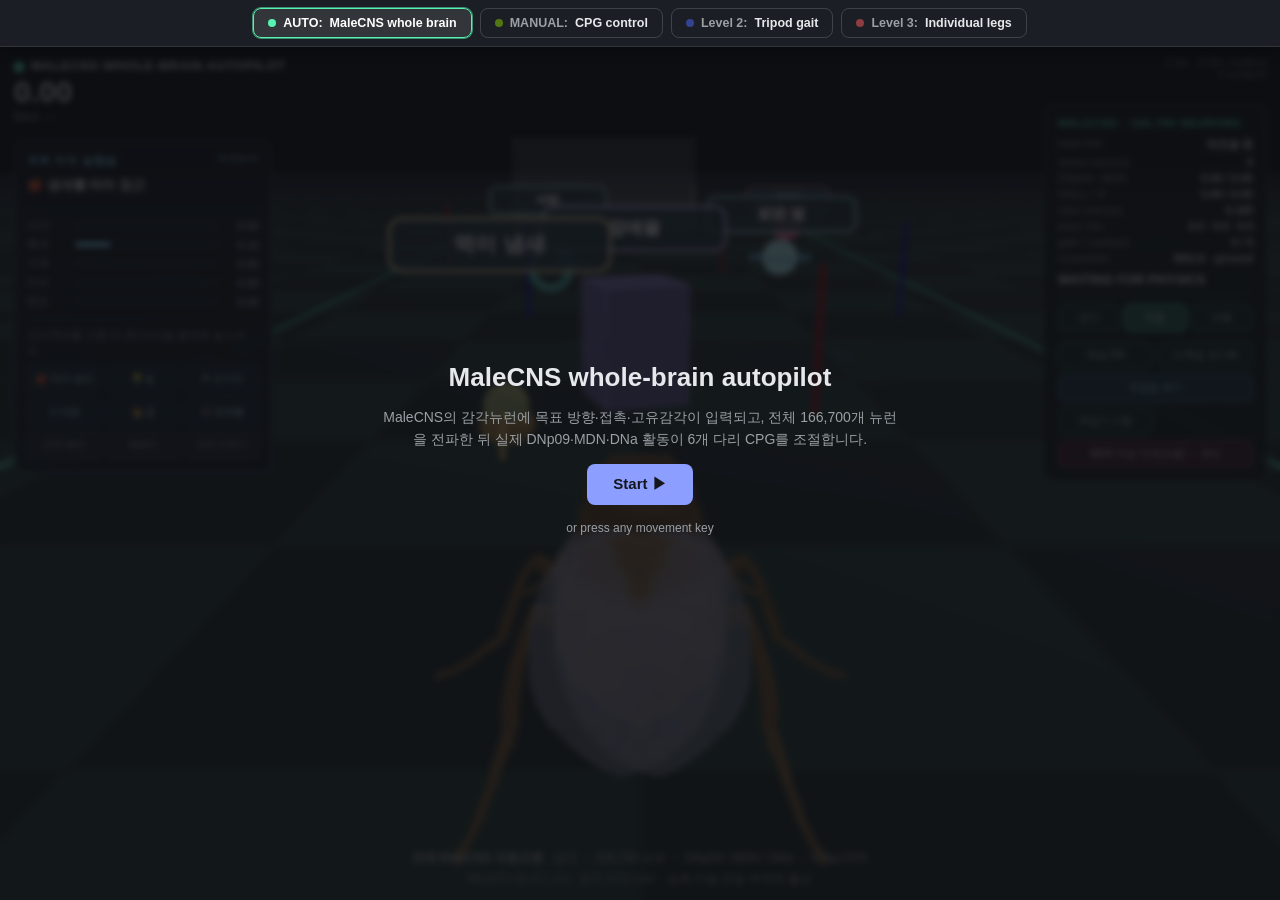
<file: webapp/static/nmf/game/game.html>
<!DOCTYPE html>
<html lang="ko">
<head>
<meta charset="utf-8">
<meta name="viewport" content="width=device-width, initial-scale=1">
<title>MaleCNS × NeuroMechFly 3D Physics</title>
<style>
  :root { --fg: #e6e8eb; --muted: #9aa0a6; --accent: #8c9eff;
          --stage-a: #2a2d36; --stage-b: #14161b; --hud-bg: rgba(20,22,27,.72); }
  * { box-sizing: border-box; }
  html, body { margin: 0; height: 100%; overflow: hidden;
        font-family: -apple-system, BlinkMacSystemFont, "Segoe UI", Roboto, Helvetica, Arial, sans-serif;
        color: var(--fg); background: #14161b; }
  #stage { position: relative; width: 100vw; height: 100vh;
           background: radial-gradient(circle at 50% 30%, var(--stage-a) 0%, var(--stage-b) 100%); }
  #stage canvas { display: block; width: 100%; height: 100%; }

  /* top-left: level + timer (below the level bar) */
  #hud { position: absolute; left: 14px; top: 58px; z-index: 4; pointer-events: none;
         text-shadow: 0 1px 3px rgba(0,0,0,.7); }
  #level { font-size: 13px; font-weight: 700; letter-spacing: .04em; text-transform: uppercase; }
  #level .chip { display: inline-block; width: 10px; height: 10px; border-radius: 3px;
        margin-right: 7px; vertical-align: middle; background: var(--accent); }
  #timer { font-size: 30px; font-weight: 800; font-variant-numeric: tabular-nums; margin-top: 2px; }
  #best { font-size: 12px; color: var(--muted); margin-top: 1px; }

  /* top-right: realtime/fps (below the level bar) */
  #stats { position: absolute; right: 12px; top: 56px; z-index: 4; font-size: 11px;
        color: rgba(255,255,255,.5); pointer-events: none; font-variant-numeric: tabular-nums;
        text-shadow: 0 1px 2px rgba(0,0,0,.6); text-align: right; }
  #neural-hud { position:absolute; right:12px; top:104px; z-index:5; width:225px;
        padding:12px 14px; border:1px solid rgba(88,242,176,.28); border-radius:10px;
        background:rgba(7,13,11,.78); backdrop-filter:blur(7px); font-size:11px; }
  #neural-hud .nh-title { color:#58f2b0; font-weight:700; letter-spacing:.08em; margin-bottom:8px; }
  #neural-hud .nh-row { display:flex; justify-content:space-between; color:var(--muted); margin:4px 0; }
  #neural-hud .nh-row b { color:#eef8f4; font-variant-numeric:tabular-nums; }
  #neural-hud .nh-action { margin-top:8px; color:#fff; font-size:13px; font-weight:700; }
  #neural-hud .nh-bar { height:4px; background:#182720; margin-top:5px; overflow:hidden; }
  #neural-hud .nh-bar i { display:block; height:100%; width:0; background:#58f2b0; transition:width .15s; }
  #neural-hud .nh-controls { display:grid; grid-template-columns:1fr 1fr; gap:5px; margin-top:9px; }
  #neural-hud button { border:1px solid rgba(88,242,176,.32); background:#10281f; color:#c9eddd;
        border-radius:6px; padding:6px 5px; font-size:10px; cursor:pointer; }
  #neural-hud button:hover { background:#194231; }
  #neural-hud #looming { grid-column:1/-1; border-color:rgba(255,102,129,.5); background:#3a1820; color:#ffd9df; }
  #neural-hud #upright { grid-column:1/-1; border-color:rgba(142,233,255,.45); background:#14313a; color:#d8f7ff; }
  #neural-hud .mode-row { display:grid; grid-template-columns:repeat(3,1fr); gap:4px; margin-top:8px; }
  #neural-hud .mode-row button.active { background:#235c46; border-color:#58f2b0; color:#fff; }
  #flight-state { color:#8ee9ff; }

  /* live sensory world / object placement console */
  #stimulus-hud { position:absolute; left:14px; top:140px; z-index:5; width:258px;
        padding:12px; border:1px solid rgba(142,233,255,.3); border-radius:11px;
        background:rgba(7,13,16,.82); backdrop-filter:blur(8px); font-size:11px; }
  #stimulus-hud .sh-title { display:flex; justify-content:space-between; color:#8ee9ff;
        font-weight:800; letter-spacing:.07em; margin-bottom:8px; }
  #stimulus-hud .sh-title small { color:#7595a0; letter-spacing:0; font-weight:600; }
  #reaction { min-height:34px; color:#fff; font-size:13px; font-weight:750; line-height:1.35; margin:5px 0 8px; }
  .sense-row { display:grid; grid-template-columns:42px 1fr 34px; align-items:center; gap:6px; margin:4px 0; color:#aebbc0; }
  .sense-row i { display:block; height:5px; background:#13262b; overflow:hidden; border-radius:5px; }
  .sense-row i b { display:block; height:100%; width:0; background:#8ee9ff; transition:width .12s; }
  .sense-row output { text-align:right; color:#dbe9ed; font-variant-numeric:tabular-nums; }
  #object-dock { border-top:1px solid rgba(255,255,255,.1); margin-top:9px; padding-top:9px; }
  #object-dock .hint { color:#86969b; line-height:1.35; margin-bottom:7px; }
  .object-grid { display:grid; grid-template-columns:repeat(3,1fr); gap:5px; }
  #stimulus-hud button { border:1px solid rgba(142,233,255,.25); background:#10232a; color:#d8f5ff;
        border-radius:6px; padding:6px 3px; font-size:10px; cursor:pointer; }
  #stimulus-hud button:hover, #stimulus-hud button.armed { border-color:#8ee9ff; background:#17404c; }
  .world-actions { display:grid; grid-template-columns:repeat(3,1fr); gap:5px; margin-top:5px; }
  .world-actions button { color:#aab8bc !important; background:#151d20 !important; }
  #stimulus-count { color:#8ee9ff; font-variant-numeric:tabular-nums; }

  /* bottom: controls help */
  #help { position: absolute; left: 50%; transform: translateX(-50%); bottom: 12px; z-index: 4;
        font-size: 12px; color: rgba(255,255,255,.72); pointer-events: none; text-align: center;
        text-shadow: 0 1px 2px rgba(0,0,0,.7); line-height: 1.5; max-width: 92vw; }
  #help kbd { background: rgba(255,255,255,.13); border: 1px solid rgba(255,255,255,.22);
        border-radius: 4px; padding: 1px 5px; font-size: 11px; font-family: inherit; }
  #help .row2 { color: var(--muted); margin-top: 3px; }
  #help .row2.pad { color: var(--accent); }

  /* top bar: a solid strip across the top holding the three level tabs on one
     line; kept above the overlay (z-index 6) so you can always switch levels,
     even from the info / countdown / finish screens. */
  #levels { position: absolute; top: 0; left: 0; width: 100%; z-index: 7;
        display: flex; justify-content: center; align-items: center; gap: 8px;
        padding: 8px 12px; background: #1b1e24;
        border-bottom: 1px solid rgba(255,255,255,.10); box-shadow: 0 2px 12px rgba(0,0,0,.4); }
  #levels button { pointer-events: auto; font: inherit; font-size: 12.5px; font-weight: 600;
        color: var(--fg); background: transparent; border: 1px solid rgba(255,255,255,.16);
        border-radius: 8px; padding: 7px 14px; cursor: pointer;
        display: flex; align-items: center; gap: 7px; white-space: nowrap;
        transition: border-color .12s, background .12s, color .12s; }
  #levels button:hover { border-color: rgba(255,255,255,.45); color: #fff; }
  #levels button .lv { color: var(--muted); font-weight: 700; }
  #levels button.active .lv { color: #fff; }
  #levels button .dot { width: 8px; height: 8px; border-radius: 50%; flex: 0 0 auto; opacity: .5; }
  #levels button.active { background: rgba(255,255,255,.10); color: #fff; }
  #levels button.active .dot { opacity: 1; }
  #levels button[data-level="CPG"] .dot { background: #8ace00; }
  #levels button[data-level="brain"] .dot { background: #58f2b0; }
  #levels button[data-level="tripod"] .dot { background: #4d66ff; }
  #levels button[data-level="single"] .dot { background: #ff5a5a; }
  #levels button[data-level="CPG"].active { border-color: #8ace00; box-shadow: 0 0 0 1px rgba(138,206,0,.55); }
  #levels button[data-level="brain"].active { border-color: #58f2b0; box-shadow: 0 0 0 1px rgba(88,242,176,.55); }
  #levels button[data-level="tripod"].active { border-color: #4d66ff; box-shadow: 0 0 0 1px rgba(77,102,255,.55); }
  #levels button[data-level="single"].active { border-color: #ff5a5a; box-shadow: 0 0 0 1px rgba(255,90,90,.55); }

  /* center overlay: loading / instructions / countdown / finish */
  #overlay { position: absolute; inset: 0; z-index: 6; display: flex; flex-direction: column;
        align-items: center; justify-content: center; gap: 14px; text-align: center; padding: 24px;
        background: rgba(16,18,23,.82); backdrop-filter: blur(3px); }
  #overlay.hidden { display: none; }
  #overlay h1 { font-size: 26px; margin: 0; }
  #overlay p { margin: 0; color: var(--muted); font-size: 14px; max-width: 520px; line-height: 1.55; }
  #overlay .big { font-size: 88px; font-weight: 800; line-height: 1; }
  #overlay .err { color: #ff8a80; max-width: 480px; }
  #overlay button { font: inherit; font-size: 15px; font-weight: 700; cursor: pointer;
        color: #14161b; background: var(--accent); border: 0; border-radius: 8px; padding: 11px 26px; }
  #overlay .lb { font-size: 13px; color: var(--fg); font-variant-numeric: tabular-nums;
        background: rgba(255,255,255,.06); border-radius: 8px; padding: 10px 16px; min-width: 220px; }
  #overlay .lb .row { display: flex; justify-content: space-between; padding: 2px 0; }
  #overlay .lb .row.you { color: var(--accent); font-weight: 700; }
  .spinner { width: 30px; height: 30px; border: 3px solid rgba(255,255,255,.25);
        border-top-color: #fff; border-radius: 50%; animation: spin .9s linear infinite; }
  @keyframes spin { to { transform: rotate(360deg); } }
  @media (max-width: 820px) {
    #stimulus-hud { width:220px; top:128px; transform:scale(.9); transform-origin:top left; }
    #neural-hud { transform:scale(.9); transform-origin:top right; }
    #levels button { padding:6px 8px; font-size:11px; }
  }
</style>
<script type="importmap">
{ "imports": { "three": "../shared/vendor/three/three.module.js" } }
</script>
</head>
<body>
<div id="stage">
  <div id="levels">
    <button data-level="brain" class="active"><span class="dot"></span><span class="lv">AUTO:</span> MaleCNS whole brain</button>
    <button data-level="CPG"><span class="dot"></span><span class="lv">MANUAL:</span> CPG control</button>
    <button data-level="tripod"><span class="dot"></span><span class="lv">Level 2:</span> Tripod gait</button>
    <button data-level="single"><span class="dot"></span><span class="lv">Level 3:</span> Individual legs</button>
  </div>
  <div id="hud">
    <div id="level"><span class="chip"></span><span id="level-name">CPG control</span></div>
    <div id="timer">0.00</div>
    <div id="best">Best: —</div>
  </div>
  <div id="stats"></div>
  <div id="neural-hud">
    <div class="nh-title">MALECNS · 166,700 NEURONS</div>
    <div class="nh-row"><span>brain link</span><b id="brain-link">연결 중</b></div>
    <div class="nh-row"><span>active neurons</span><b id="brain-active">0</b></div>
    <div class="nh-row"><span>DNp09 / MDN</span><b id="brain-fb">0.00 / 0.00</b></div>
    <div class="nh-row"><span>DNa L / R</span><b id="brain-lr">0.00 / 0.00</b></div>
    <div class="nh-row"><span>odor memory</span><b id="brain-memory">0.180</b></div>
    <div class="nh-row"><span>pose mm</span><b id="physics-pose">0.0 · 0.0 · 0.0</b></div>
    <div class="nh-row"><span>gate / contacts</span><b id="physics-contact">0 / 0</b></div>
    <div class="nh-row"><span>movement</span><b id="flight-state">WALK · ground</b></div>
    <div class="nh-action" id="brain-action">WAITING FOR PHYSICS</div>
    <div class="nh-bar"><i id="brain-confidence"></i></div>
    <div class="mode-row" id="mobility"><button data-mode="walk">걷기</button><button data-mode="auto" class="active">자동</button><button data-mode="fly">비행</button></div>
    <div class="nh-controls"><button id="brain-learning">학습 ON</button><button id="brain-reset">뇌·학습 초기화</button><button id="upright">뒤집힘 복구</button><button id="flip-test">뒤집기 시험</button><button id="looming">MDN 직접 자극(모델) → 후진</button></div>
  </div>
  <div id="stimulus-hud">
    <div class="sh-title"><span>외부 자극 실험실</span><small><b id="stimulus-count">0</b> objects</small></div>
    <div id="reaction">자극을 읽는 중…</div>
    <div class="sense-row"><span>시각</span><i><b id="sense-visual"></b></i><output id="sense-visual-v">0.00</output></div>
    <div class="sense-row"><span>후각</span><i><b id="sense-odor"></b></i><output id="sense-odor-v">0.00</output></div>
    <div class="sense-row"><span>기계</span><i><b id="sense-touch"></b></i><output id="sense-touch-v">0.00</output></div>
    <div class="sense-row"><span>미각</span><i><b id="sense-taste"></b></i><output id="sense-taste-v">0.00</output></div>
    <div class="sense-row"><span>온도</span><i><b id="sense-temperature"></b></i><output id="sense-temperature-v">0.00</output></div>
    <div id="object-dock">
      <div class="hint" id="place-hint">오브젝트를 고른 뒤 3D 바닥을 클릭해 놓으세요.</div>
      <div class="object-grid">
        <button data-object="food">🍎 먹이·냄새</button><button data-object="light">💡 빛</button><button data-object="threat">👁 포식자</button>
        <button data-object="wind">🌬 바람</button><button data-object="heat">🔥 열</button><button data-object="obstacle">⬛ 장애물</button>
      </div>
      <div class="world-actions"><button id="demo-world">모두 배치</button><button id="shuffle-world">재배치</button><button id="clear-world">모두 지우기</button></div>
    </div>
  </div>
  <div id="help"></div>
  <div id="overlay">
    <div class="spinner"></div>
    <p id="overlay-msg">MuJoCo-WASM과 NeuroMechFly v2 micro-CT 몸체를 로딩 중…</p>
  </div>
</div>
<script type="module" src="./game.js?v=20260912-4"></script>
</body>
</html>
</file>
